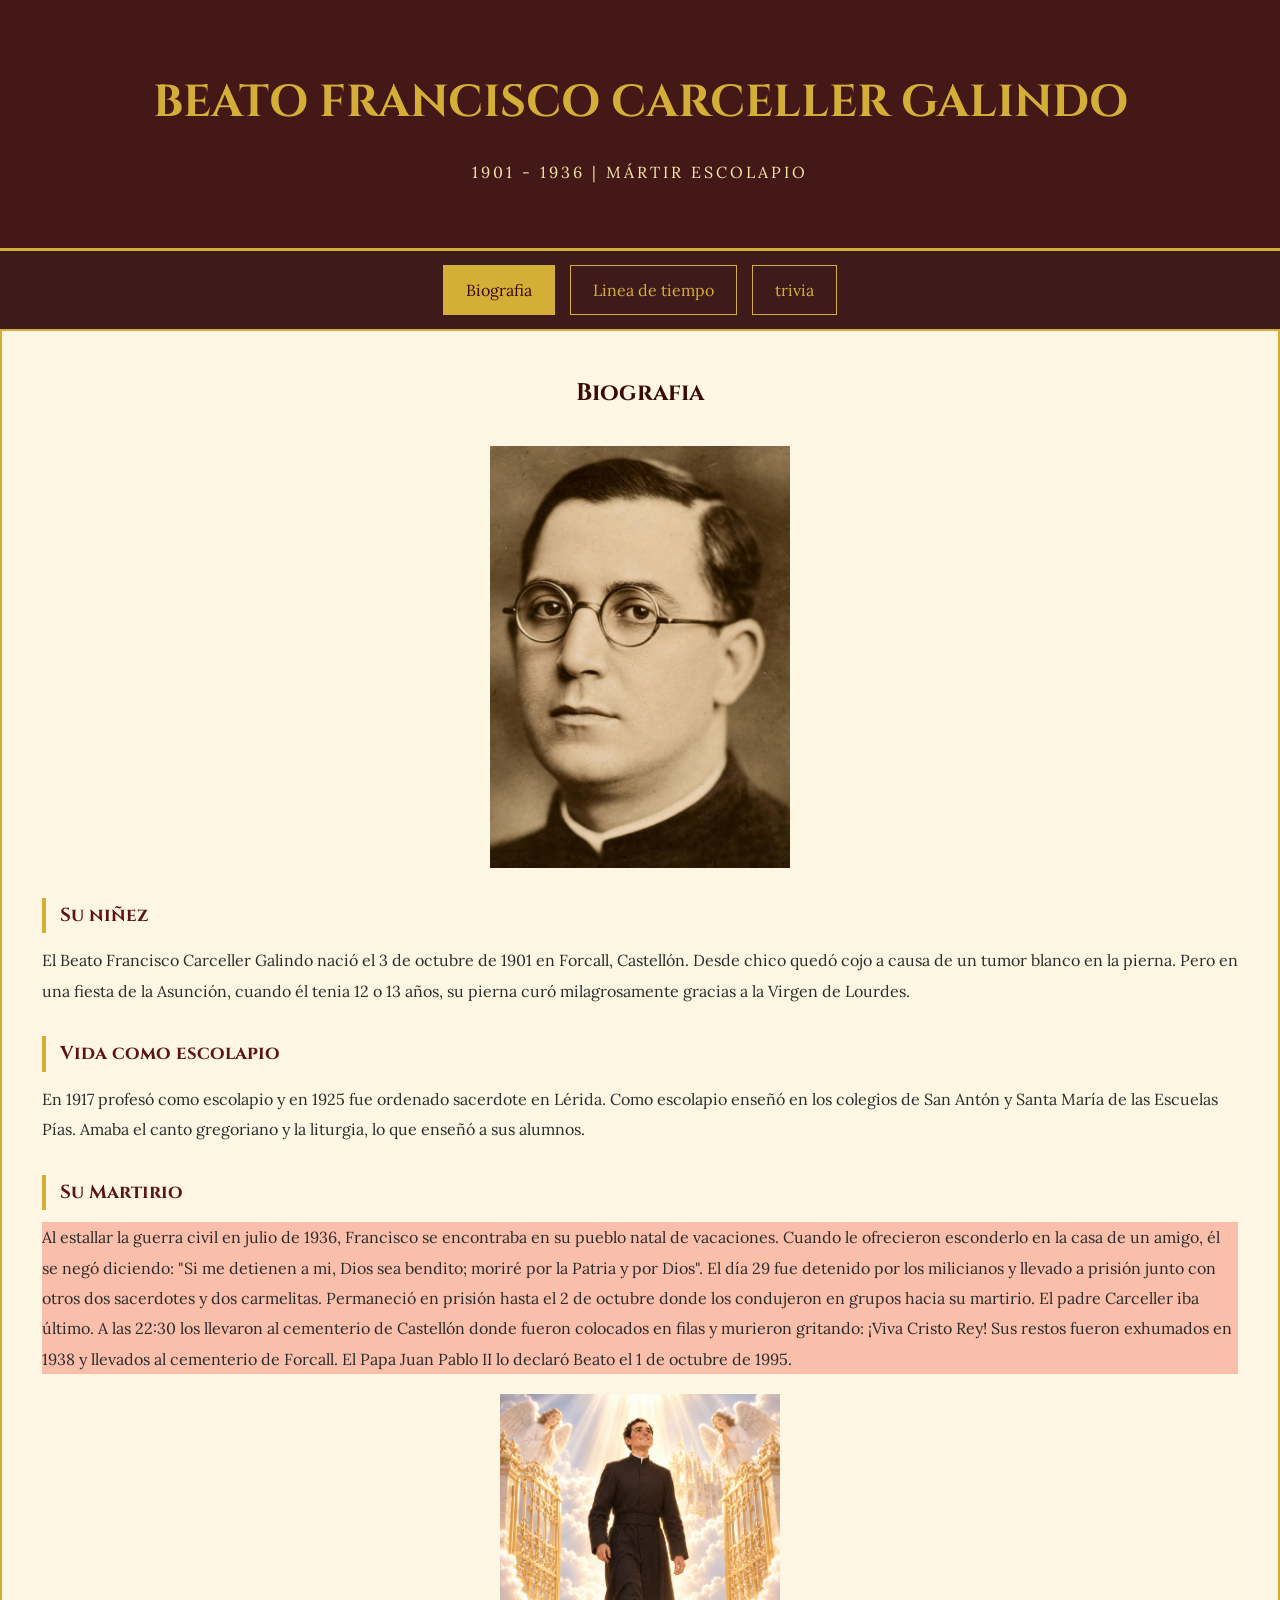
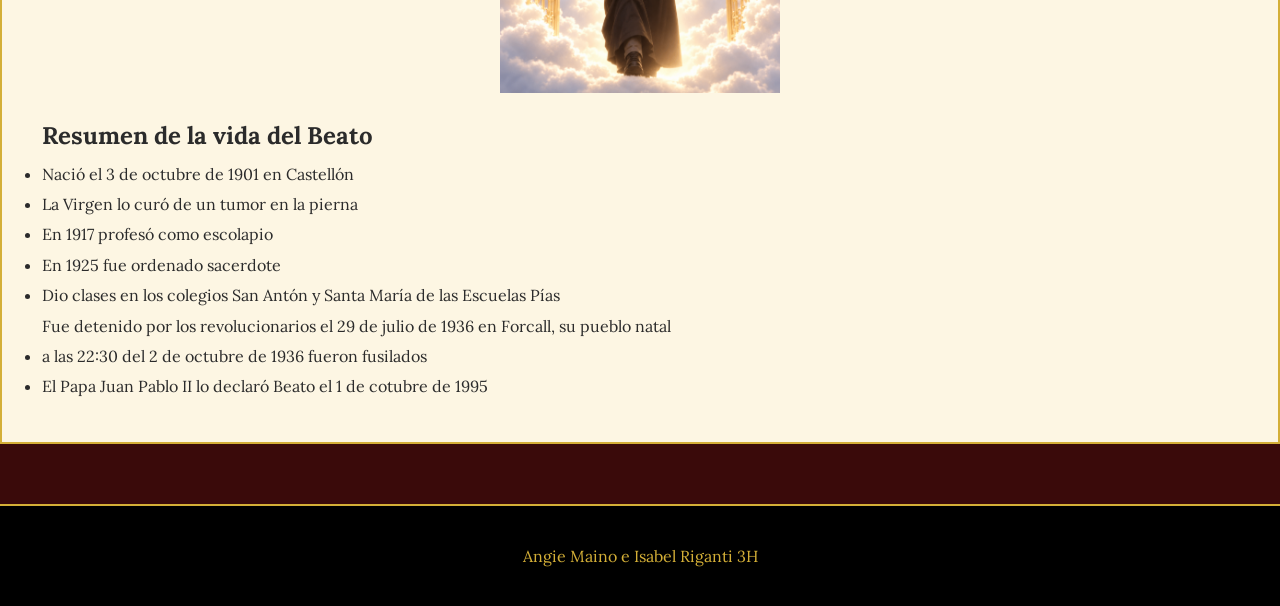
<file: index.html>
<!DOCTYPE html>
<html lang="es">
<head>
  <meta charset="UTF-8">
  <meta name="viewport" content="width=device-width, initial-scale=1.0">
  <title>Beato Francisco Carceller Galindo</title>
  <link rel="stylesheet" href="estilos.css">
</head>
<body>
  <header class="Encabezado">
    <h1>BEATO FRANCISCO CARCELLER GALINDO</h1>
    <p>1901 - 1936 | MÁRTIR ESCOLAPIO</p>
  </header>

  <nav class="Menu">
    <a href="index.html" class="boton activo">Biografia</a>
    <a href="pages/linea-de-tiempo.html" class="boton">Linea de tiempo</a>
    <a href="pages/preguntas.html" class="boton">trivia</a>
  </nav>

  <main>
    <section class="Presentacion">
      <h2>Biografia</h2>
      <img src="img/Beato.jpg" alt="Beato Francisco Carceller" style="display:block; margin: 20px auto; width:300px;">
      
      <h3>Su niñez</h3>
      <p Id="p1">El Beato Francisco Carceller Galindo nació el 3 de octubre de 1901 en Forcall, 
        Castellón. Desde chico quedó cojo a causa de un tumor blanco en la pierna. Pero en 
        una fiesta de la Asunción, cuando él tenia 12 o 13 años, su pierna curó milagrosamente 
        gracias a la Virgen de Lourdes.</p>
      
      <h3>Vida como escolapio</h3>
      <p id="p2">En 1917 profesó como escolapio y en 1925 fue ordenado sacerdote en Lérida. Como escolapio
         enseñó en los colegios de San Antón y Santa María de las Escuelas Pías. Amaba el canto 
         gregoriano y la liturgia, lo que enseñó a sus alumnos.</p>

      <h3>Su Martirio</h3>
      <p id="p3">Al estallar la guerra civil en julio de 1936, Francisco se encontraba en su pueblo natal
         de vacaciones. Cuando le ofrecieron esconderlo en la casa de un amigo, él se negó 
         diciendo: "Si me detienen a mi, Dios sea bendito; moriré por la Patria y por Dios".
          El día 29 fue detenido por los milicianos y llevado a prisión junto con otros dos sacerdotes 
          y dos carmelitas. Permaneció en prisión hasta el 2 de octubre donde los condujeron en grupos 
          hacia su martirio. El padre Carceller iba último. A las 22:30 los llevaron al cementerio de 
          Castellón donde fueron colocados en filas y murieron gritando: ¡Viva Cristo Rey! Sus restos 
          fueron exhumados en 1938 y llevados al cementerio de Forcall. El Papa Juan Pablo II lo declaró 
          Beato el 1 de octubre de 1995.</p>
      
      <img src="img/Cielo.jpg" controls width="100%" style="max-width: 280px; display: block; margin:20px auto;"></img>

      <h1> Resumen de la vida del Beato</h1>
      <ul>
        <li>Nació el 3 de octubre de 1901 en Castellón</li>
        <li>La Virgen lo curó de un tumor en la pierna</li>
        <li>En 1917 profesó como escolapio</li>
        <li> En 1925 fue ordenado sacerdote</li>
        <li> Dio clases en los colegios San Antón y Santa María de las Escuelas Pías </li>
        <l>Fue detenido por los revolucionarios el 29 de julio de 1936 en Forcall, su pueblo natal</l>
        <li>a las 22:30 del 2 de octubre de 1936 fueron fusilados</li>
        <li>El Papa Juan Pablo II lo declaró Beato el 1 de cotubre de 1995 </li>
      </ul>
    </section>
  </main>
  <footer><p>Angie Maino e Isabel Riganti 3H</p></footer>

  <script src="../js/script.js"></script>
  
</body>
</html>
</file>
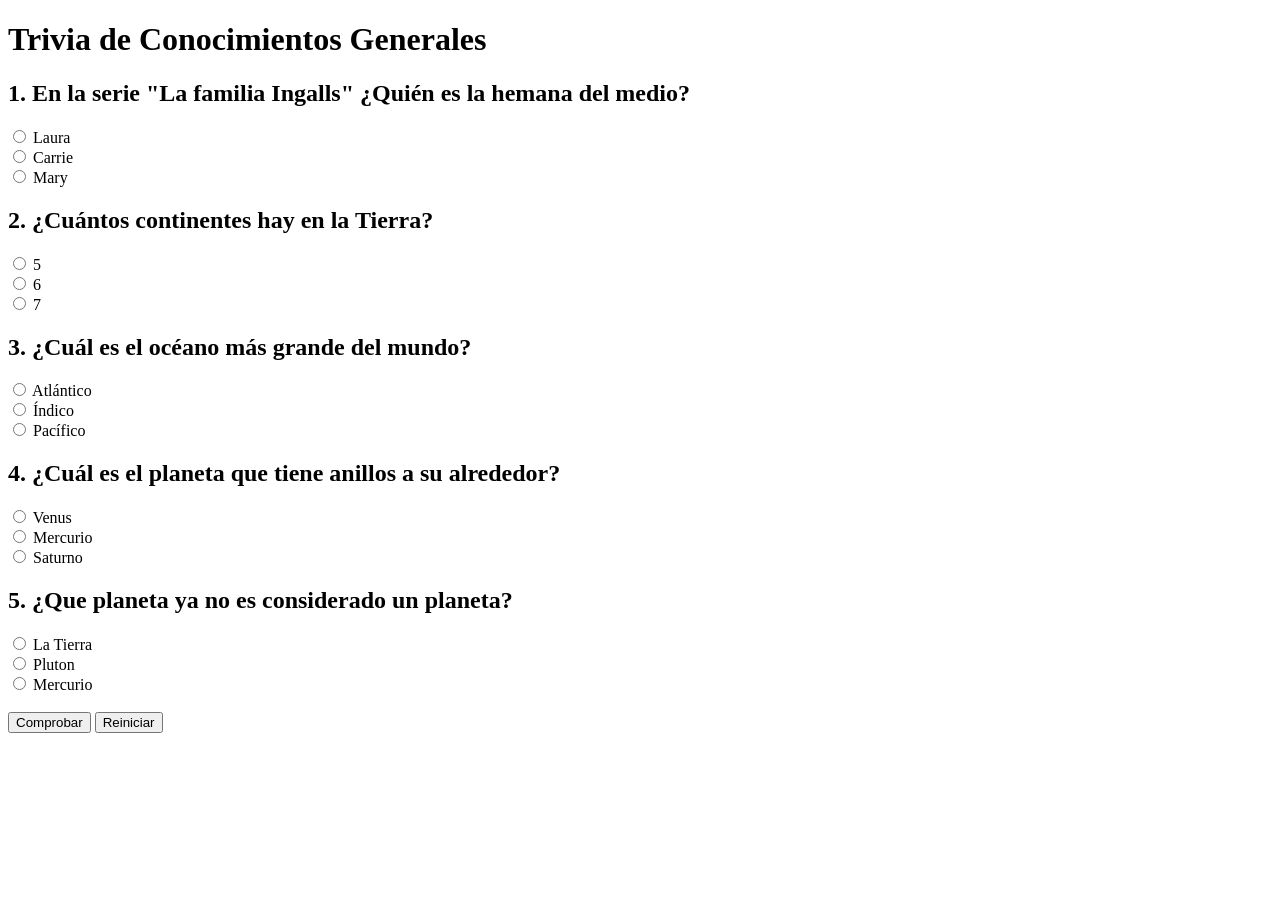
<file: javaScrip3.html>
<!DOCTYPE html>
<html lang="en">
<head>
    <meta charset="UTF-8">
    <meta name="viewport" content="width=device-width, initial-scale=1.0">
    <title>Document</title>
</head>
<body>
    
<h1>Trivia de Conocimientos Generales</h1>
<h2>1. En la serie "La familia Ingalls" ¿Quién es la hemana del medio?</h2>
<input type="radio" name="p1" value="a"> Laura<br>
<input type="radio" name="p1" value="b"> Carrie<br>
<input type="radio" name="p1" value="c"> Mary<br>
<h2>2. ¿Cuántos continentes hay en la Tierra?</h2>
<input type="radio" name="p2" value="a"> 5<br>
<input type="radio" name="p2" value="b"> 6<br>
<input type="radio" name="p2" value="c"> 7<br>
<h2>3. ¿Cuál es el océano más grande del mundo?</h2>
<input type="radio" name="p3" value="a"> Atlántico<br>
<input type="radio" name="p3" value="b"> Índico<br>
<input type="radio" name="p3" value="c"> Pacífico<br>
<h2>4. ¿Cuál es el planeta que tiene anillos a su alrededor?</h2>
<input type="radio" name="p4" value="a"> Venus<br>
<input type="radio" name="p4" value="b"> Mercurio<br>
<input type="radio" name="p4" value="c"> Saturno<br>
<h2>5. ¿Que planeta ya no es considerado un planeta?</h2>
<input type="radio" name="p5" value="a"> La Tierra <br>
<input type="radio" name="p5" value="b"> Pluton<br>
<input type="radio" name="p5" value="c"> Mercurio<br>
<br>
<button id="comprobar" type="button">Comprobar</button>
<button id="reiniciar" type="button">Reiniciar</button>
<p id="resultado"></p>
<script>
document.getElementById("comprobar").addEventListener("click", function() {
let puntaje = 0;
let p1 = document.querySelector('input[name="p1"]:checked');
let p2 = document.querySelector('input[name="p2"]:checked');
let p3 = document.querySelector('input[name="p3"]:checked');
let p4 = document.querySelector('input[name="p4"]:checked');
let p5 = document.querySelector('input[name="p5"]:checked');
if (!p1 || !p2 || !p3 || !p4 || !p5) {
document.getElementById("resultado").innerHTML =
"Debes responder las cinco preguntas.";
return;
}
// Respuestas correctas
if (p1.value === "a") puntaje++;
if (p2.value === "c") puntaje++;
if (p3.value === "c") puntaje++;
if (p4.value === "c") puntaje++;
if (p5.value === "b") puntaje++;
let mensaje = "<h3>Resultado: " + puntaje + "/5 puntos</h3>";
if (puntaje === 5) {
mensaje += "¡Felicitaciones! Has respondido correctamente todas las preguntas.";
} else if (puntaje === 4) {
mensaje += "Buen intento. Solo te equivocaste en una pregunta.";
} else {
mensaje += "Te invito a tener más conocimiento general.";
}
document.getElementById("resultado").innerHTML = mensaje;
});
document.getElementById("reiniciar").addEventListener("click", function() {
let opciones = document.querySelectorAll('input[type="radio"]');
for (let opcion of opciones) {
opcion.checked = false;
}
document.getElementById("resultado").innerHTML = "";
});
    </script>
</body>
</html>
</file>
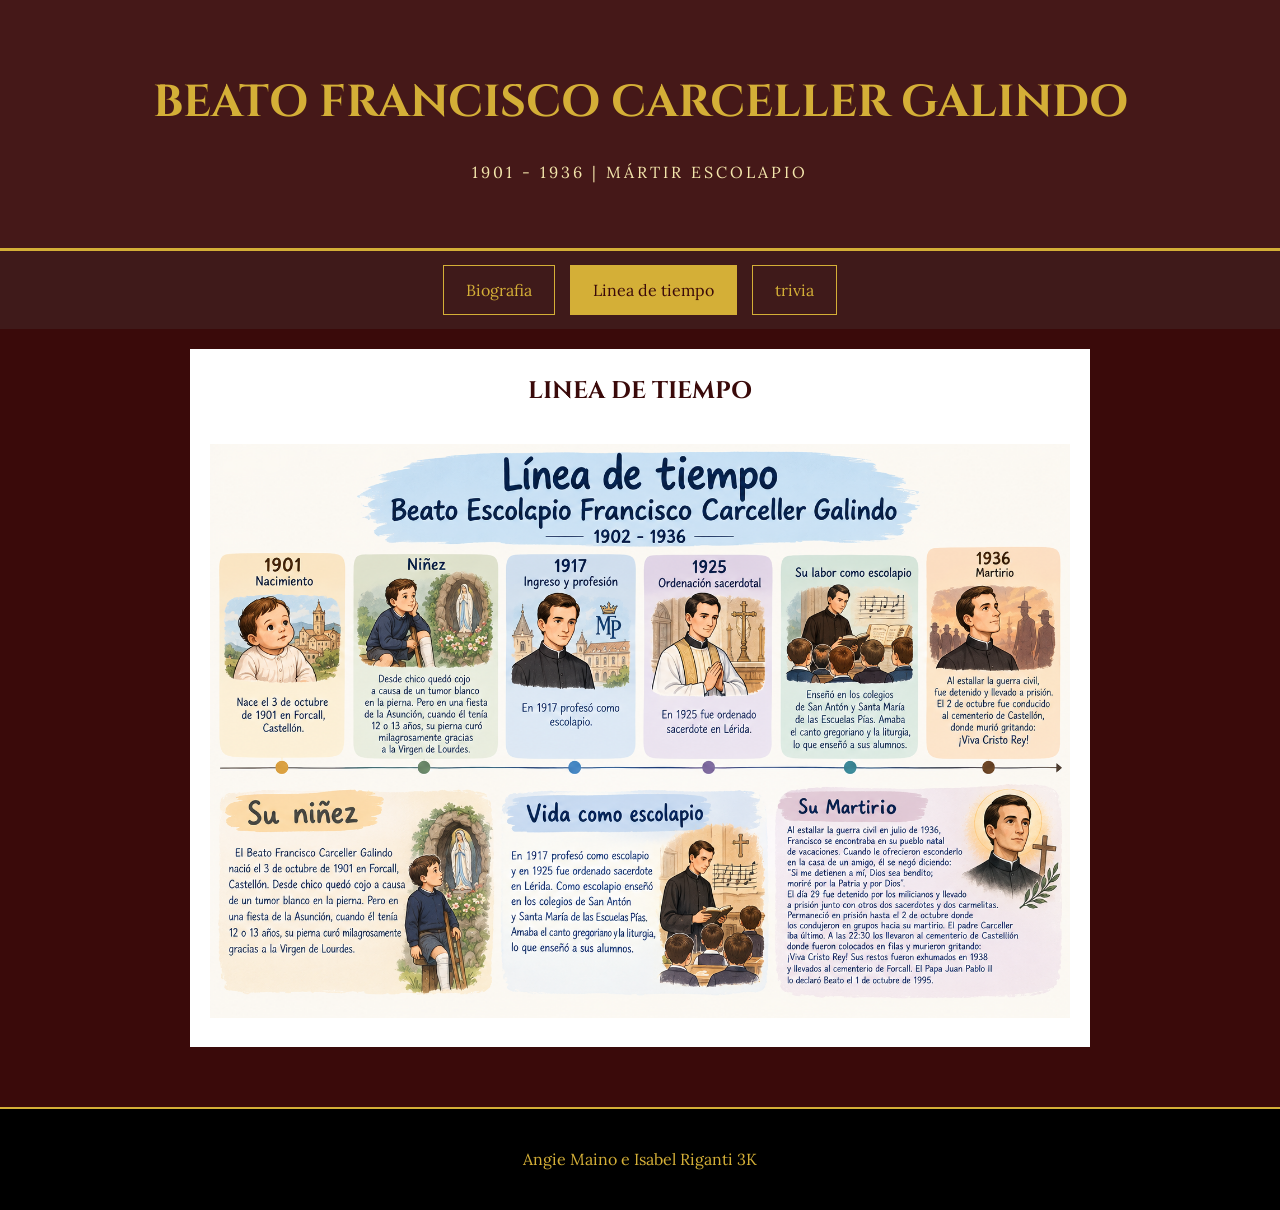
<file: pages/linea-de-tiempo.html>
<!DOCTYPE html>
<html lang="es">
<head>
  <meta charset="UTF-8">
  <title>Linea de tiempo</title>
  <link rel="stylesheet" href="../estilos.css">
</head>
<body>
  <header class="Encabezado">
    <h1>BEATO FRANCISCO CARCELLER GALINDO</h1>
    <p>1901 - 1936 | MÁRTIR ESCOLAPIO</p>
  </header>

  <nav class="Menu">
    <a href="../index.html" class="boton">Biografia</a>
    <a href="linea-de-tiempo.html" class="boton activo">Linea de tiempo</a>
    <a href="preguntas.html" class="boton">trivia</a>
  </nav>

  <main>
    <section style="background:white; max-width:900px; margin:20px auto; padding:20px; text-align:center;">
      <h2>LINEA DE TIEMPO</h2>
      <img src="../img/linea-de-tiempo.jpg" style="width:100%;">
    </section>
  </main>
  <footer><p>Angie Maino e Isabel Riganti 3K</p></footer>
</body>
</html>
</file>
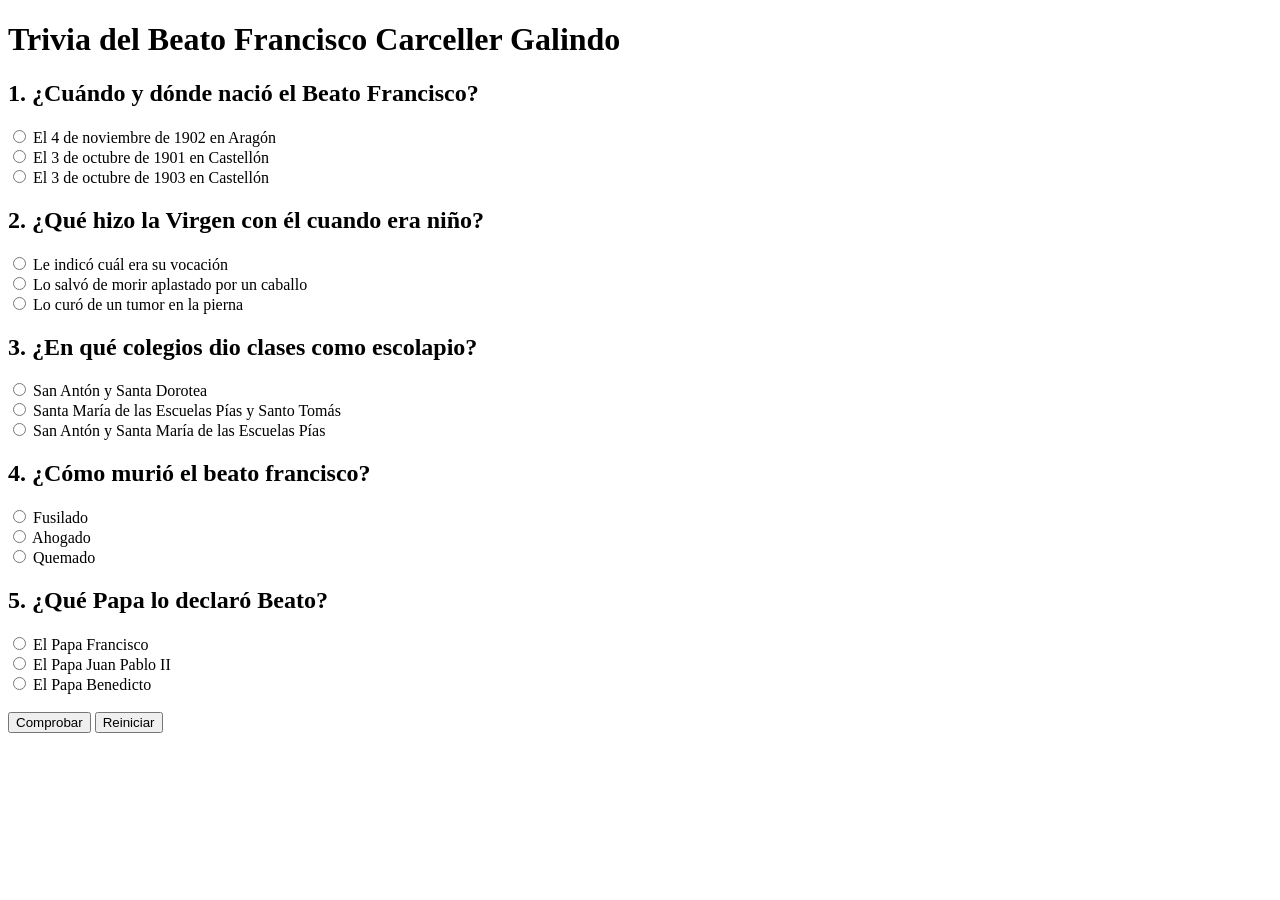
<file: pages/preguntas.html>
<!DOCTYPE html>
<html lang="es">

<head>
    <meta charset="UTF-8">
    <meta name="viewport" content="width=device-width, initial-scale=1.0">

    <title>Trivia del Beato Francisco Carceller Galindo</title>
</head>

<body>

    <h1>Trivia del Beato Francisco Carceller Galindo</h1>

    <form id="quiz">

           <h2>1. ¿Cuándo y dónde nació el Beato Francisco?</h2>
                   <input type="radio" name="p1" value="a"> El 4 de noviembre de 1902 en Aragón<br>
                   <input type="radio" name="p1" value="b"> El 3 de octubre de 1901 en Castellón<br>
                   <input type="radio" name="p1" value="c"> El 3 de octubre de 1903 en Castellón<br>

            <h2>2. ¿Qué hizo la Virgen con él cuando era niño?</h2>
                   <input type="radio" name="p2" value="a"> Le indicó cuál era su vocación<br>
                   <input type="radio" name="p2" value="b"> Lo salvó de morir aplastado por un caballo<br>
                   <input type="radio" name="p2" value="c"> Lo curó de un tumor en la pierna<br>

            <h2>3. ¿En qué colegios dio clases como escolapio?</h2>
                   <input type="radio" name="p3" value="a"> San Antón y Santa Dorotea<br>
                   <input type="radio" name="p3" value="b"> Santa María de las Escuelas Pías y Santo Tomás<br>
                   <input type="radio" name="p3" value="c"> San Antón y Santa María de las Escuelas Pías<br>

            <h2>4. ¿Cómo murió el beato francisco?</h2>
                   <input type="radio" name="p4" value="a"> Fusilado<br>
                   <input type="radio" name="p4" value="b"> Ahogado<br>
                   <input type="radio" name="p4" value="c"> Quemado<br>

            <h2>5. ¿Qué Papa lo declaró Beato?</h2>
                   <input type="radio" name="p5" value="a"> El Papa Francisco<br>
                   <input type="radio" name="p5" value="b"> El Papa Juan Pablo II<br>
                   <input type="radio" name="p5" value="c"> El Papa Benedicto<br>
<br>
<button id="comprobar" type="button" onclick="verificarRespuestas()">Comprobar</button>
<button id="reiniciar" type="button" onclick="reiniciarTrivia()">Reiniciar</button>

     </form>

<p id="resultado"></p>

<script src="../js/script.js"></script>

</body>

</html>
</file>
<file: estilos.css>
@import url('https://fonts.googleapis.com/css2?family=Cinzel:wght@600;700&family=Lora:ital,wght@0,400;0,600;1,400&display=swap');

:root {
    --bordo: #3a0a0a;
    --bordo-claro: #5c1414;
    --dorado: #d4af37;
    --dorado-claro: #f3e5ab;
    --crema: #fdf6e3;
}

* {
    margin: 0;
    padding: 0;
    box-sizing: border-box;
}

body {
    background: var(--bordo);
    font-family: 'Lora', serif;
    color: #2b2b2b;
    line-height: 1.9;
}

.Encabezado {
    background: #451818;
    color: var(--dorado-claro);
    text-align: center;
    padding: 60px 20px;
    border-bottom: 3px solid var(--dorado);
}

.Encabezado h1 {
    font-family: 'Cinzel', serif;
    color: var(--dorado);
    font-size: 2.8rem;
}

.Encabezado p {
    margin-top: 12px;
    letter-spacing: 3px;
}

.Menu {
    background: #3f1a1a;
    display: flex;
    justify-content: center;
    gap: 15px;
    padding: 14px;
    position: sticky;
    top: 0;
}

.boton {
    color: var(--dorado);
    text-decoration: none;
    padding: 9px 22px;
    border: 1px solid var(--dorado);
}

.boton:hover, .boton.activo {
    background: var(--dorado);
    color: var(--bordo);
}

.Principal {
    max-width: 880px;
    margin: 50px auto;
    padding: 0 20px;
}

.Presentacion {
    background: var(--crema);
    padding: 40px;
    border: 2px solid var(--dorado);
}

h2 {
    font-family: 'Cinzel', serif;
    color: var(--bordo);
    text-align: center;
    margin-bottom: 30px;
}

h3 {
    font-family: 'Cinzel', serif;
    color: var(--bordo-claro);
    margin: 30px 0 12px;
    border-left: 4px solid var(--dorado);
    padding-left: 14px;
}

.foto-beato {
    display: block;
    width: 100%;
    max-width: 600px;
    margin: 30px auto;
    border: 4px solid var(--dorado);
}

.video-beato {
    display: block;
    width: 100%;
    max-width: 250px;
    margin: 35px auto;
    border: 2px solid var(--dorado);
}

.Martirio {
    margin-top: 40px;
    padding: 30px;
    background: #fffdf5;
    border-left: 4px solid var(--bordo);
}

footer, .Pie {
    text-align: center;
    padding: 35px;
    margin-top: 60px;
    background: #000;
    color: var(--dorado);
    border-top: 2px solid var(--dorado);
}

#p3{
    background-color: rgb(249, 191, 171);
    margin-top: auto;
}

@media (max-width: 600px) {
    .Encabezado h1 { font-size: 1.9rem; letter-spacing: 1px; }
    .Presentacion { padding: 30px 22px; }
}
</file>
